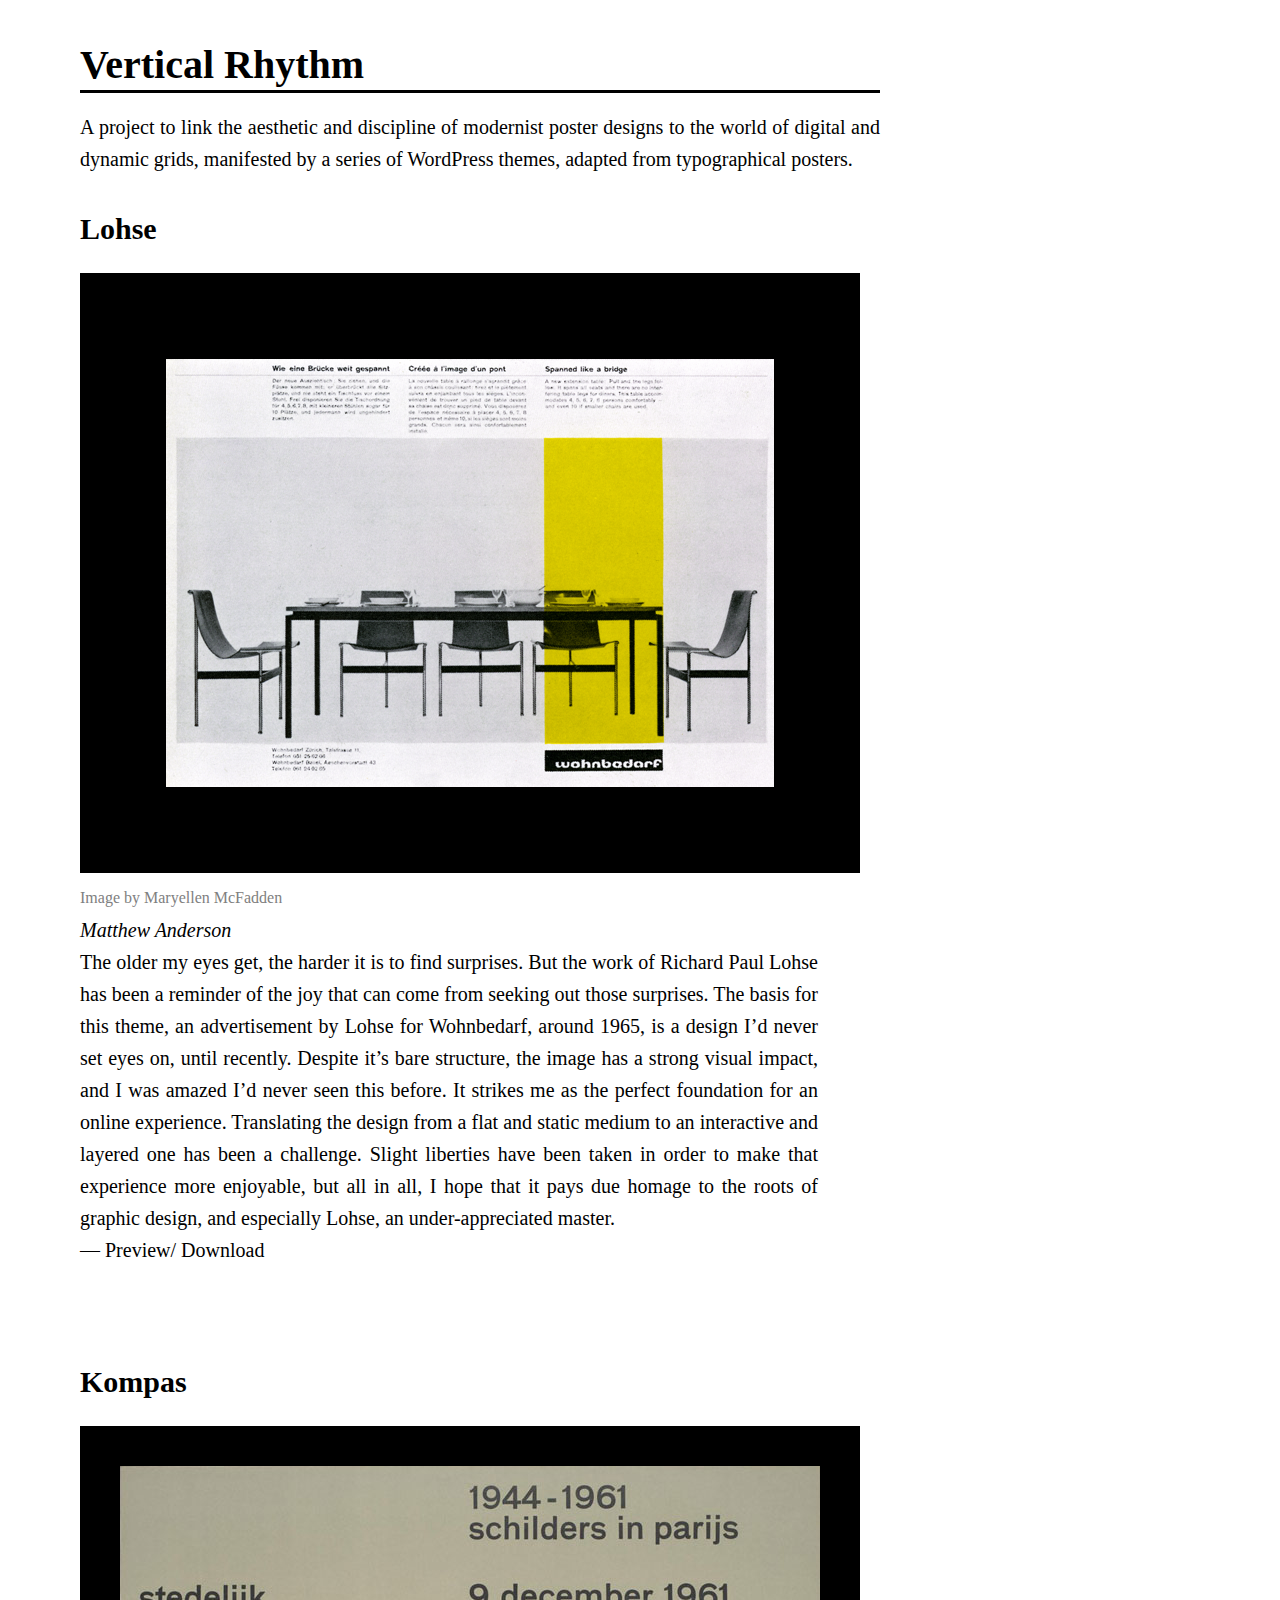
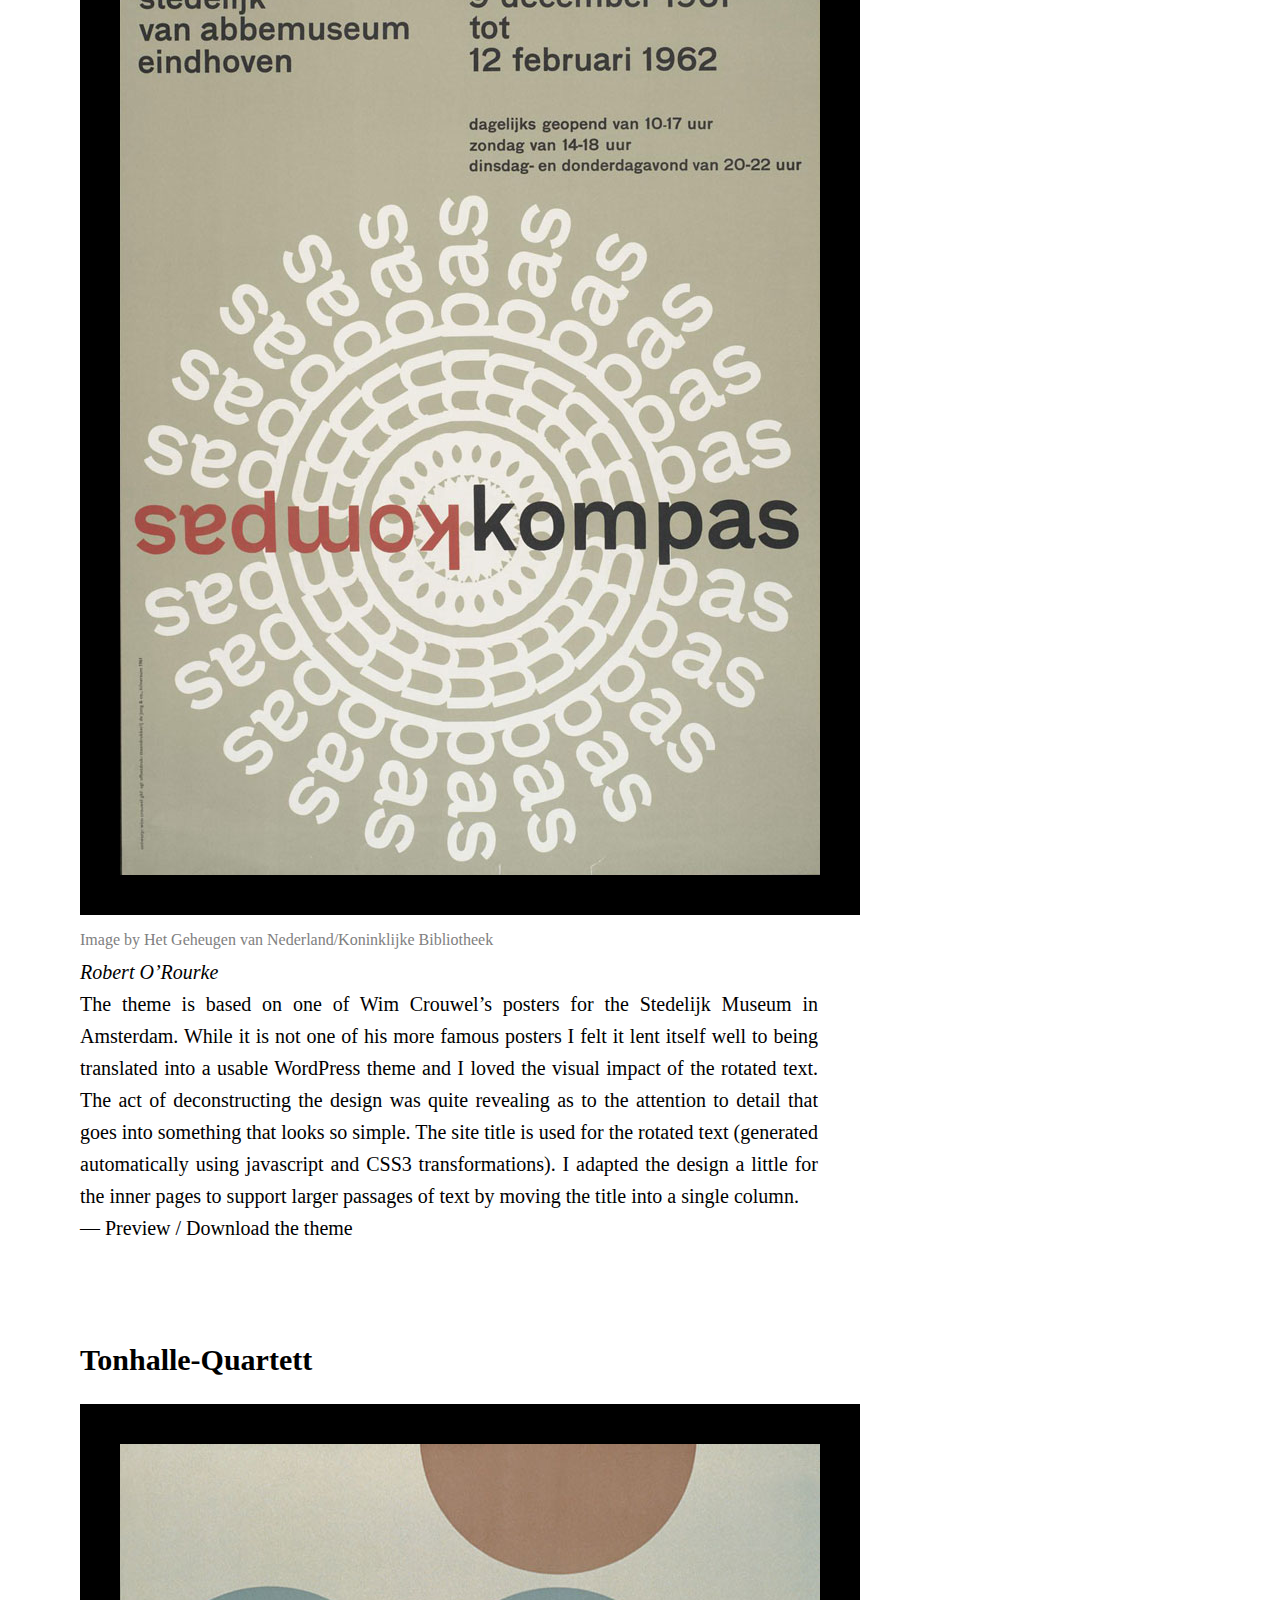
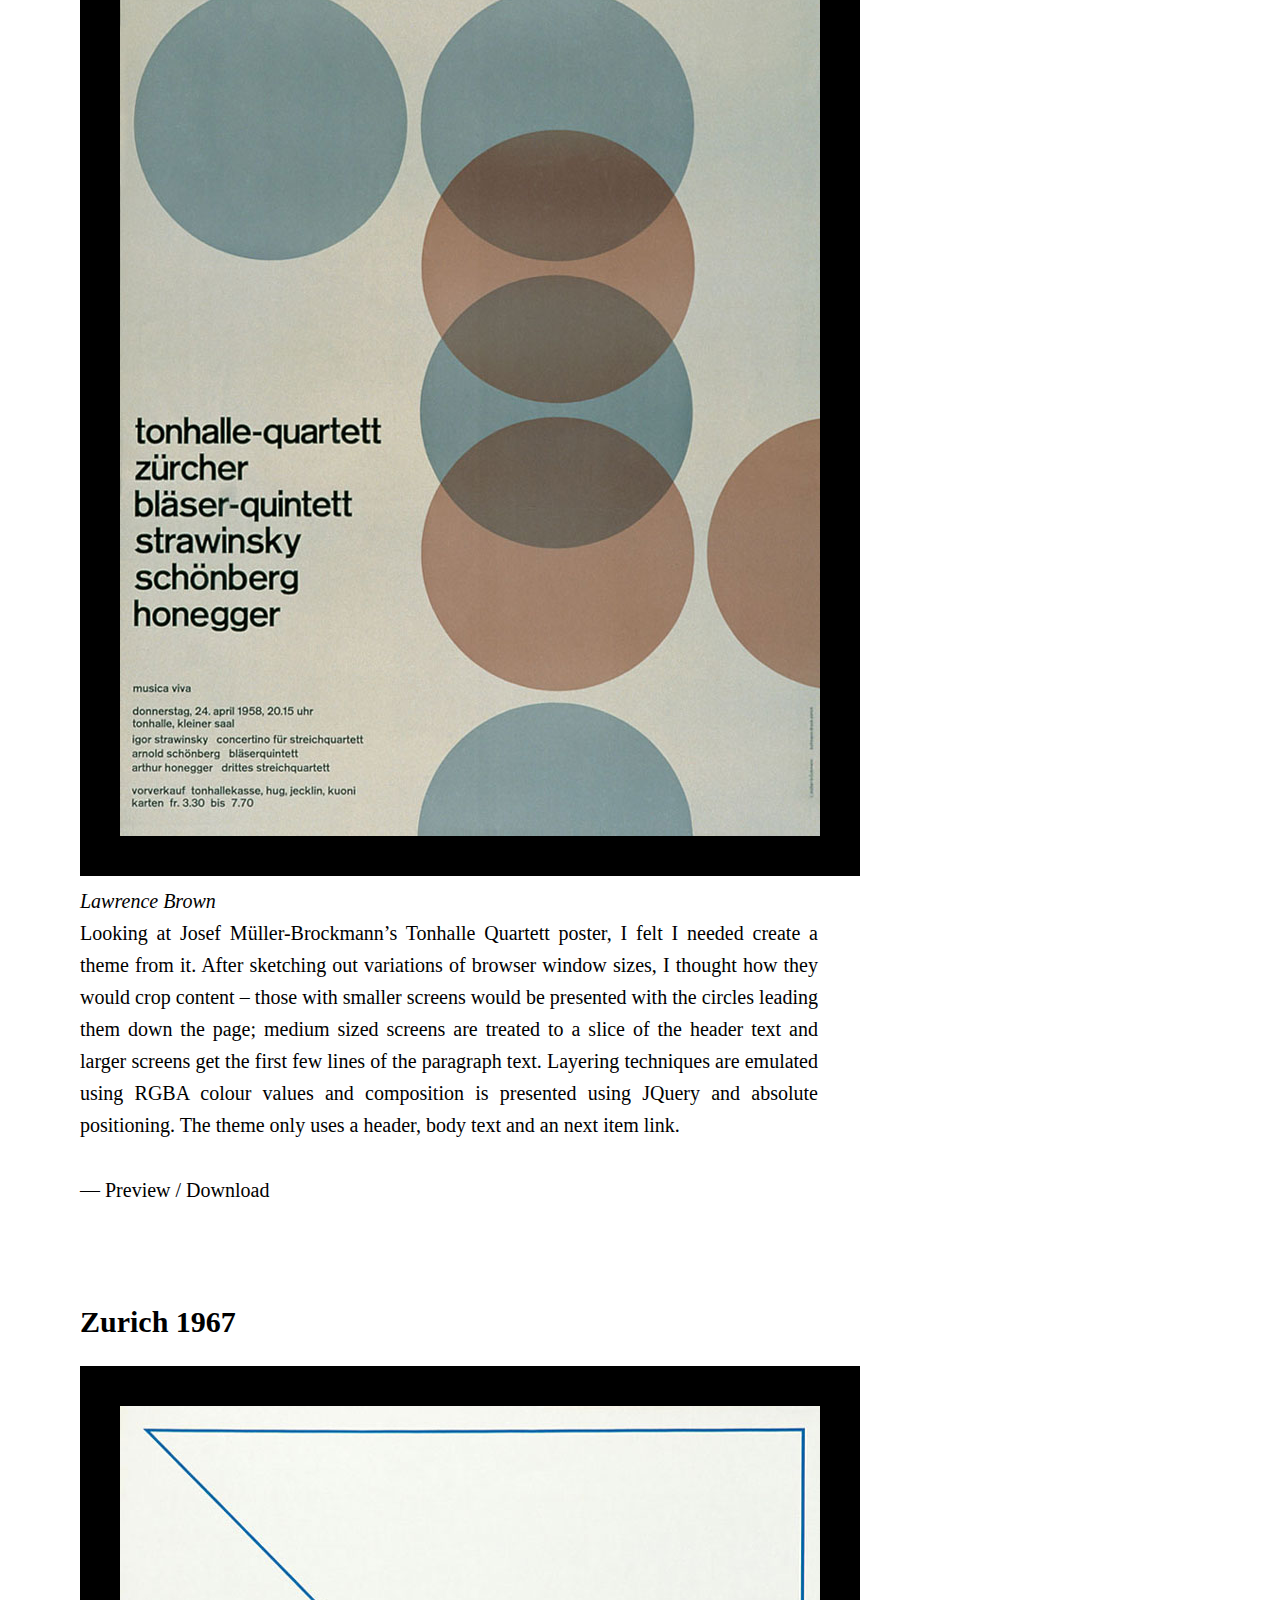
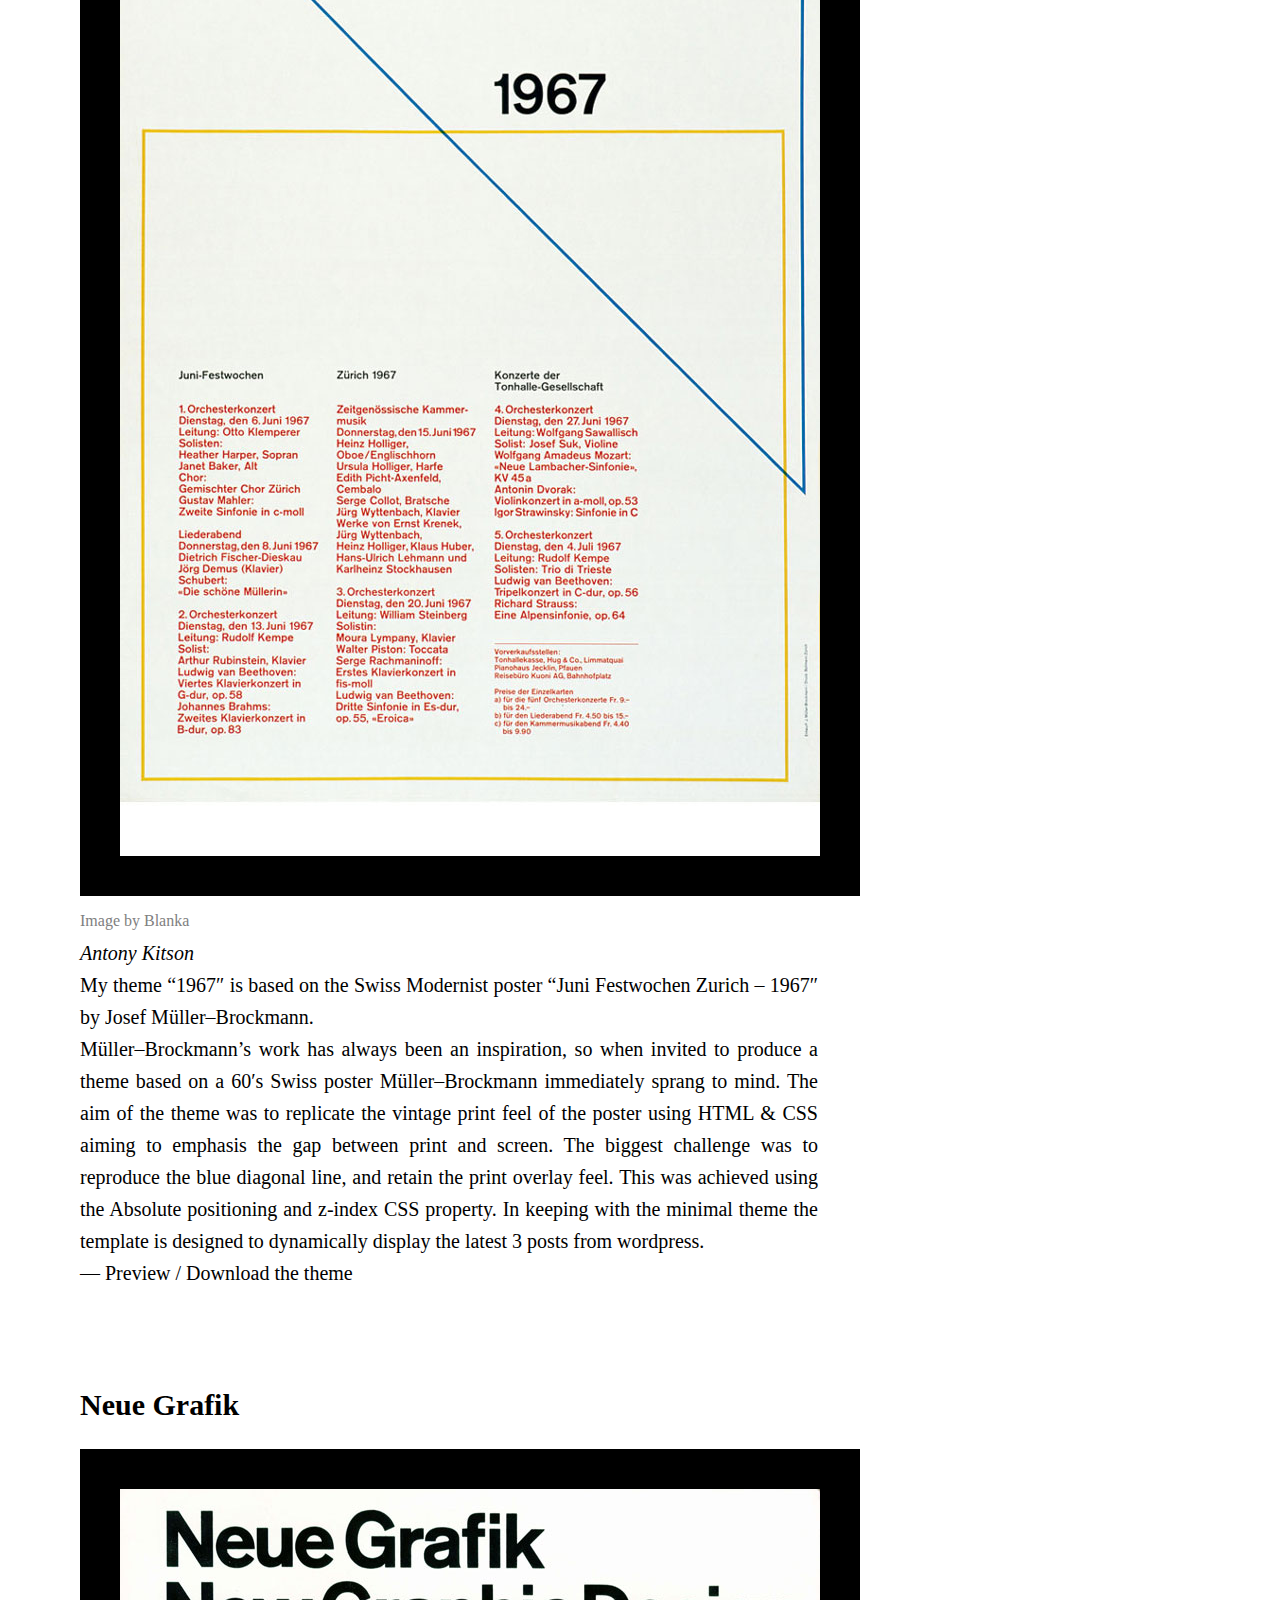
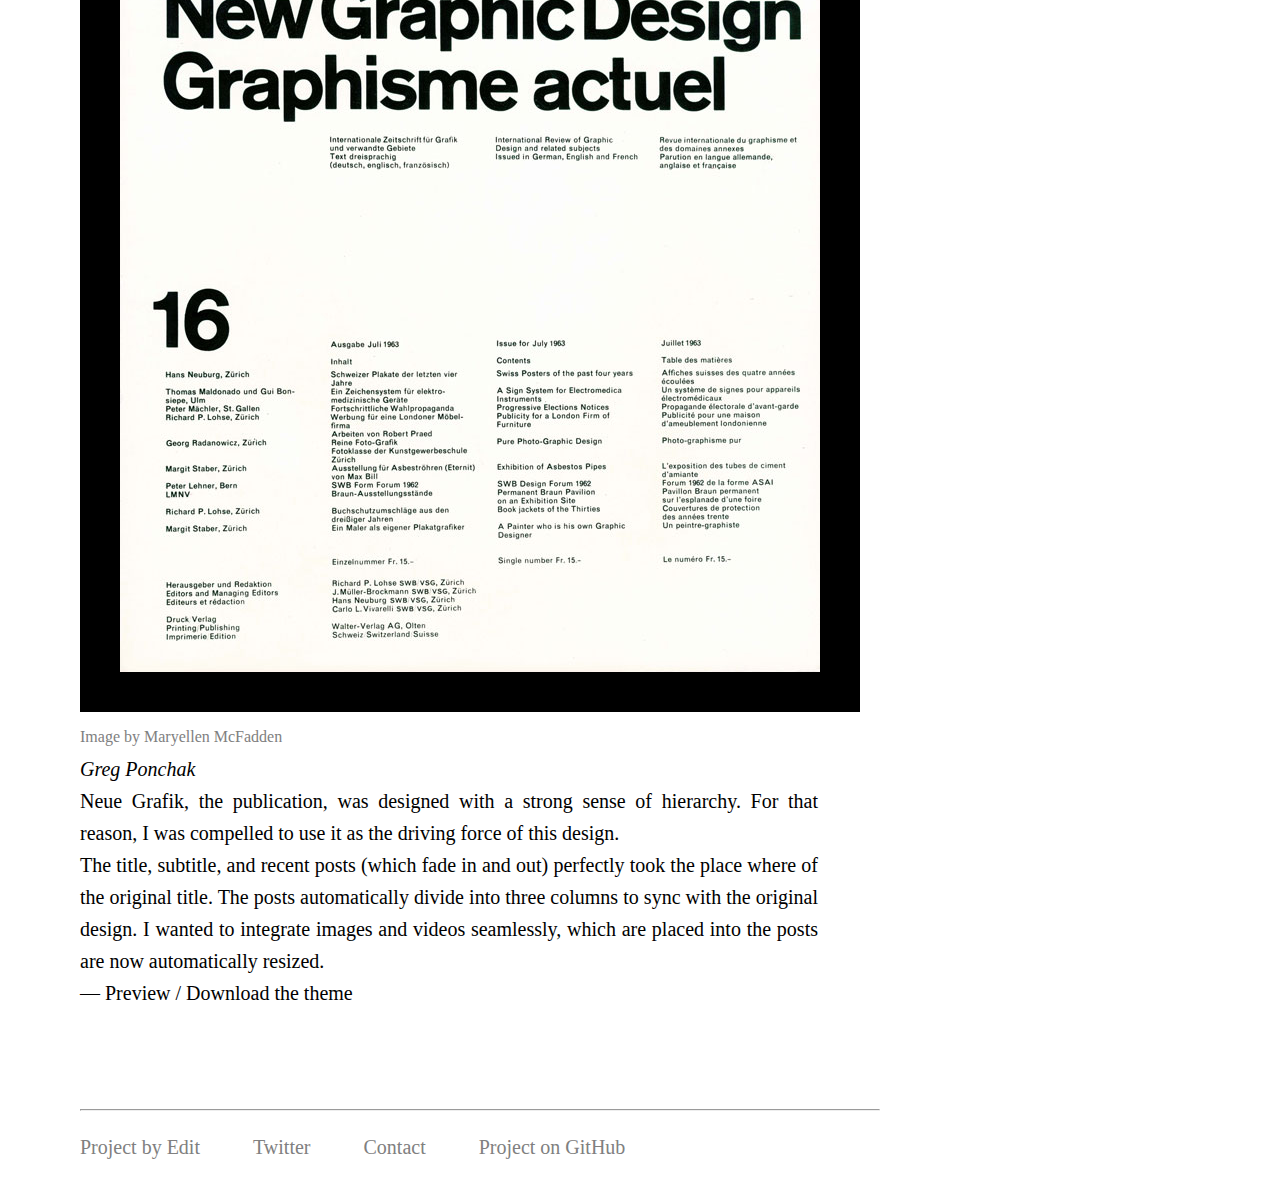
<file: gh-pages/index.html>
<!DOCTYPE html>
<html dir="ltr" lang="en-US">
<head>
<meta charset="UTF-8" />
<title>Vertical Rhythm</title>
<link rel="profile" href="http://gmpg.org/xfn/11" />
<link rel="stylesheet" type="text/css" media="all" href="style.css" />
<link rel="pingback" href="http://verticalrhythm.org/xmlrpc.php" />

</head>



	<body class="home page page-id-79 page-template page-template-themes-php logged-in admin-bar">
<div id="wrapper" class="page">
	
<header>
	<h1 class="title"><a href="http://verticalrhythm.org/" title="Vertical Rhythm" rel="home">Vertical Rhythm</a></h1>
	
</header>	

<header>

			<p>A project to link the aesthetic and discipline of modernist poster designs to the world of digital and dynamic grids, manifested by a series of WordPress themes, adapted from typographical posters.</p>

</header>

<div class="content width3 themes">
			
 
<header><h2><a href="http://verticalrhythm.org/?post_type=themes&p=77">Lohse</a> </h2></header>
<div class="image"></div>

<div class="post-content theme width3">   <div id="attachment_69" class="wp-caption alignnone" style="width: 710px"><img class="size-full wp-image-69" title="Richard Lohse Wohnbedarf" src="imgs/RichardLohse_wohnbedarf1.png" alt="" width="700" height="520" /><p class="wp-caption-text">Image by Maryellen McFadden</p></div>
<p><em><a href="http://ampersanderson.com/" alt="Matthew Anderson home page">Matthew Anderson</a></em></p>
<p>The older my eyes get, the harder it is to find surprises. But the work of Richard Paul Lohse has been a reminder of the joy that can come from seeking out those surprises. The basis for this theme, an advertisement by Lohse for Wohnbedarf, around 1965, is a design I&#8217;d never set eyes on, until recently. Despite it&#8217;s bare structure, the image has a strong visual impact, and I was amazed I&#8217;d never seen this before. It strikes me as the perfect foundation for an online experience. Translating the design from a flat and static medium to an interactive and layered one has been a challenge. Slight liberties have been taken in order to make that experience more enjoyable, but all in all, I hope that it pays due homage to the roots of graphic design, and especially Lohse, an under-appreciated master.<br />
&mdash; <a href="http://cl.ly/3InU">Preview</a>/ <a href="http://cl.ly/3Iyl">Download</a></p>




</div>



 
<header><h2><a href="http://verticalrhythm.org/?post_type=themes&p=76">Kompas</a> </h2></header>
<div class="image"></div>

<div class="post-content theme width3">   <div id="attachment_61" class="wp-caption alignnone" style="width: 710px"><a href="imgs//2010/11/Kompas1.jpg"><img class="size-full wp-image-61" title="Kompas" src="imgs/Kompas1.jpg" alt="" width="700" height="1009" /></a><p class="wp-caption-text">Image by Het Geheugen van Nederland/Koninklijke Bibliotheek</p></div>
<p><em><a href="http://sanchothefat.com/">Robert O&#8217;Rourke</a></em></p>
<p>The theme is based on one of Wim Crouwel&#8217;s posters for the Stedelijk Museum in Amsterdam. While it is not one of his more famous posters I felt it lent itself well to being translated into a usable WordPress theme and I loved the visual impact of the rotated text. The act of deconstructing the design was quite revealing as to the attention to detail that goes into something that looks so simple. The site title is used for the rotated text (generated automatically using javascript and CSS3 transformations). I adapted the design a little for the inner pages to support larger passages of text by moving the title into a single column.<br />
&mdash; <a href="http://cl.ly/851db51e68d85256dc5d">Preview</a> / <a href="http://cl.ly/889f91040181cf4db629">Download the theme</a></p>




</div>



 
<header><h2><a href="http://verticalrhythm.org/?post_type=themes&p=75">Tonhalle-Quartett</a> </h2></header>
<div class="image"></div>

<div class="post-content theme width3">   <p><img src="imgs/Tonhalle-Quartett-19581.jpg" alt="" title="Tonhalle-Quartett-1958" width="700" height="992" class="alignnone size-full wp-image-51" /><br />
<a href="http://lawrencebrown.eu/"><em>Lawrence Brown</em></a></p>
<p>Looking at Josef Müller-Brockmann&#8217;s Tonhalle Quartett poster, I felt I needed create a theme from it. After sketching out variations of browser window sizes, I thought how they would crop content &#8211; those with smaller screens would be presented with the circles leading them down the page; medium sized screens are treated to a slice of the header text and larger screens get the first few lines of the paragraph text. Layering techniques are emulated using RGBA colour values and composition is presented using JQuery and absolute positioning. The theme only uses a header, body text and an next item link.</p>
<p>&mdash; <a href="http://cl.ly/694cb1dc33f1010e77a2">Preview</a> / <a href="http://cl.ly/398541d0ceef9f85c037">Download</a></p>


</div>



 
<header><h2><a href="http://verticalrhythm.org/?post_type=themes&p=78">Zurich 1967</a> </h2></header>
<div class="image"></div>

<div class="post-content theme width3">   <div id="attachment_39" class="wp-caption alignnone" style="width: 710px"><img class="size-full wp-image-39" title="1967" src="imgs/196721.jpg" alt="" width="700" height="1050" /><p class="wp-caption-text">Image by Blanka</p></div>
<p><em><a href="http://www.oneteneleven.com/">Antony Kitson</a></em></p>
<blockquote><p>My theme &#8220;1967&#8243; is based on the Swiss Modernist poster &#8220;Juni Festwochen Zurich &#8211; 1967&#8243; by  Josef Müller–Brockmann.<br />
Müller–Brockmann&#8217;s work has always been an inspiration, so when invited to produce a theme based on a 60&#8242;s Swiss poster Müller–Brockmann immediately sprang to mind. The aim of the theme was to replicate the vintage print feel of the poster using HTML &#038; CSS aiming to emphasis the gap between print and screen. The biggest challenge was to reproduce the blue diagonal line, and retain the print overlay feel. This was achieved using the Absolute positioning and z-index CSS property.  In keeping with the minimal theme the template is designed to dynamically display the latest 3 posts from wordpress.
</p></blockquote>
<p>&mdash; <a href="http://cl.ly/93124fe01a15bb93bc2a">Preview</a> / <a href="http://cl.ly/2158955dcb238fc066b9">Download the theme</a></p>




</div>



 
<header><h2><a href="http://verticalrhythm.org/?post_type=themes&p=74">Neue Grafik</a> </h2></header>
<div class="image"></div>

<div class="post-content theme width3">   <div id="attachment_13" class="wp-caption alignnone" style="width: 710px"><img class="size-full wp-image-13  " title="neue-grafik" src="imgs/neue-grafik11.jpg" alt="" width="700" height="783" /><p class="wp-caption-text">Image by Maryellen McFadden</p></div>
<p><em><a href="http://www.gregponchak.com/">Greg Ponchak</a></em></p>
<blockquote><p>Neue Grafik, the publication, was designed with a strong sense of hierarchy. For that reason, I was compelled to use it as the driving force of this design.<br />
The title, subtitle, and recent posts (which fade in and out)  perfectly took the place where of the original title. The posts automatically divide into three columns to sync with the original design. I wanted to integrate images and videos seamlessly, which are placed into the posts are now automatically resized.
</p></blockquote>
<p>&mdash; <a href="http://cl.ly/3106d289e2f3995eb80d">Preview</a> / <a href="http://cl.ly/4ph5">Download the theme</a></p>




</div>



 	
</div>

<hr>
<footer class="footer">

<ul>

	<li>Project by <a href="http://editbyedit.co.uk">Edit</a></li>
	<li><a href="http://twitter.com/byedit">Twitter</a> </li>
	<li><a href="mailto:x[at]editbyedit.co.uk">Contact</a> </li>

	<li><a href="https://github.com/nitzan/verticalrhythm">Project on GitHub</a></li>		
			
</ul>

<script type="text/javascript">
var _sf_async_config={uid:16073};
(function(){
  function loadChartbeat() {
    window._sf_endpt=(new Date()).getTime();
    var e = document.createElement('script');
    e.setAttribute('language', 'javascript');
    e.setAttribute('type', 'text/javascript');
    e.setAttribute('src',
       (("https:" == document.location.protocol) ? "https://s3.amazonaws.com/" : "http://") +
       "static.chartbeat.com/js/chartbeat.js");
    document.body.appendChild(e);
  }
  var oldonload = window.onload;
  window.onload = (typeof window.onload != 'function') ?
     loadChartbeat : function() { oldonload(); loadChartbeat(); };
})();
</script>
		
		</footer><!-- footer -->

</div><!-- wrapper -->
<script type="text/javascript">

  var _gaq = _gaq || [];
  _gaq.push(['_setAccount', 'UA-17989252-1']);
  _gaq.push(['_trackPageview']);

  (function() {
    var ga = document.createElement('script'); ga.type = 'text/javascript'; ga.async = true;
    ga.src = ('https:' == document.location.protocol ? 'https://ssl' : 'http://www') + '.google-analytics.com/ga.js';
    var s = document.getElementsByTagName('script')[0]; s.parentNode.insertBefore(ga, s);
  })();

</script>


</body>
</html>
</file>
<file: gh-pages/style.css>
/*
Theme Name: VR
Theme URI: http://nitzan.co.uk
Description: VR
Version: 3.0
Author: Nitzan
Author URI: http://nitzan.co.uk
Tags: starkers, naked, clean, basic
*/

@import url(css/baseline.css);

@import url(css/cycle.css);


*{margin: 0;padding:0;}

#wrapper{margin: 2em;padding:0 2em;font: 20px Palatino, Georgia, Times, "Times New Roman", serif;line-height: 160%;text-align: justify;width: 800px;}

#access{display: none;}

#header{margin: 1.65em 0;}




/*image*/
.themes img{background-color: black;padding: 2em;margin:0.5em 0 0 0;}
.themes .wp-caption{}
.themes .wp-caption-text{position: relative;margin-top: 0em;clear: both;}
.themes .wp-caption p{position:relative;background-color:white;font-size: 80%;height: 2em;color: gray;}


img{max-width:700px;height: auto;padding:0 10px 10px 0;background-color: black; padding: 2em;}

/*content*/
.content{position: relative;margin: 1em 0 4em 0;}
.post-content{margin: 0 0 1em 0;}

       
/*typography*/       
h1.title {font-weight: bold;font-size: 1.33em;line-height: 1.25em;font-size: 1.25em; color:black;font-size: 200%;border-bottom: 3px solid black;}
p+p {margin:  0 0 1.65em 0;}

.post-title{margin: 0 0 1em 0;}
    
  
/*links*/
a{color: black;text-decoration: none;}
a:hover{}

article a{font-style: italic;}



/*Footer*/        
.footer{margin:1em 0 ;color: gray;}
.footer a, .footer p{color: gray;}
.footer ul li{display: inline;list-style-type: none;margin: 0 2.4em 0 0;}
       
/*mailing list*/
form{display: inline;margin: 0 0 0 2em;	}
input{font: 20px Palatino, Georgia, Times, "Times New Roman", serif;line-height: 160%;text-align: justify;}


article{margin:0 0 1em 0;}


/*discuss*/

.discuss a{margin: -1em 0 2em 0;float: right;color: gray;font-size: 80%;line-height: 100%;	-webkit-transition: all 1s ease-in-out;
	-moz-transition: all 1s ease-in-out;
	-o-transition: all 1s ease-in-out;
	-webkit-transition: all 1s ease-in-out;
	transition: all 1s ease-in-out;

}

.discuss a:hover{color: black;background-color: gray;}

.theme {margin: 0 0 5em 0;}



.single, article{min-height: 400px;}


#top{margin:0 0 0 2em;;position:absolute; top:25px;left:80%;display:block;z-index:9;padding:0 0 1em 0;}
#top a{color:gray;text-decoration:none;display:block;opacity:0.2;z-index:9;}
#top a:hover{opacity:1;}


#slideshow-post img {}
</file>
